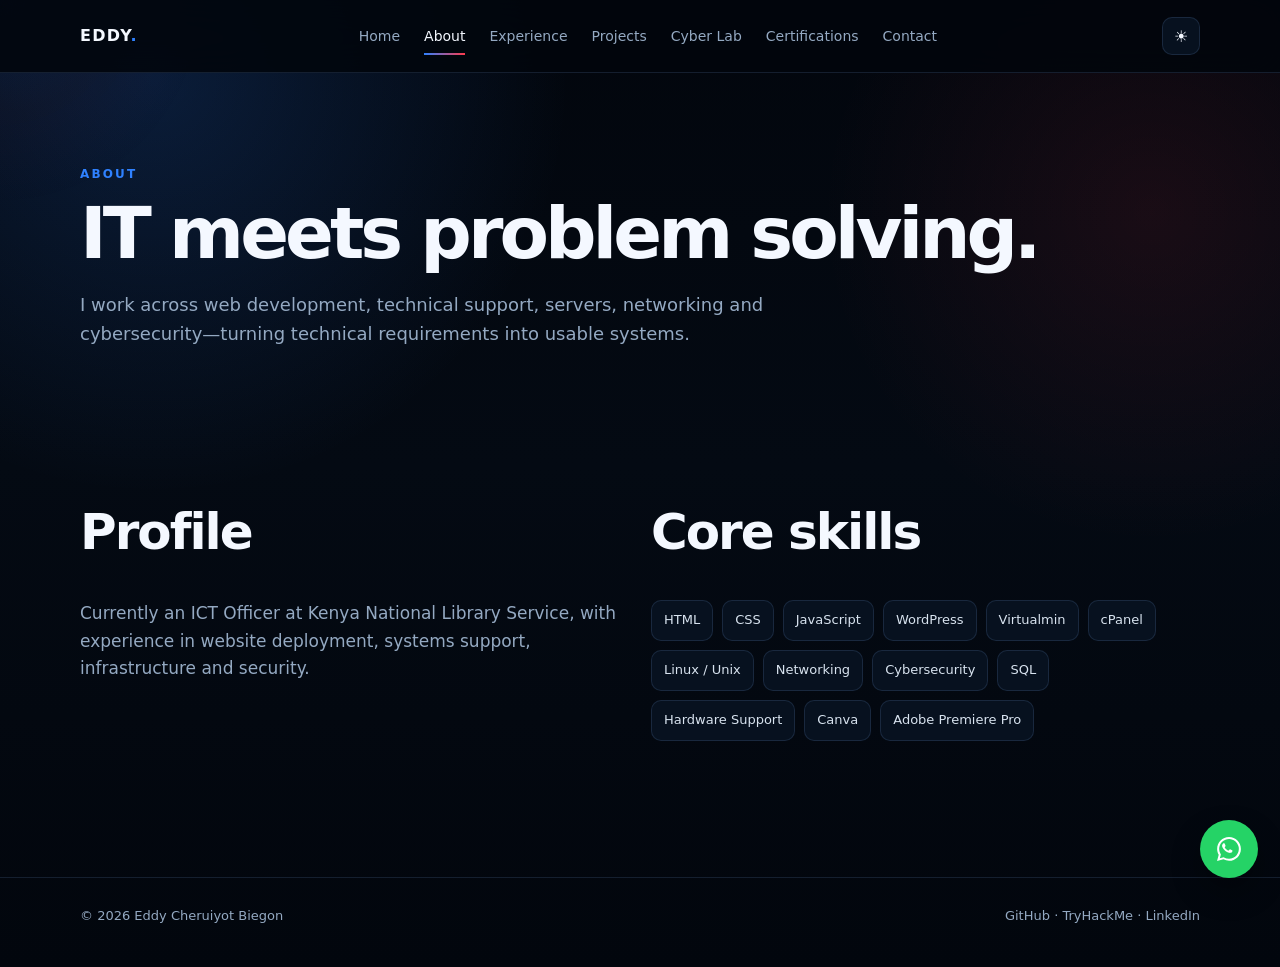
<file: portfolio-site/about.html>
<!doctype html><html lang="en"><head><meta charset="utf-8"><meta name="viewport" content="width=device-width,initial-scale=1"><meta name="description" content="Portfolio of Eddy Cheruiyot Biegon — IT, web systems and cybersecurity."><meta name="theme-color" content="#07111f"><title>About | Eddy Biegon</title><link rel="stylesheet" href="styles.css"></head><body><div class="cursor-glow" aria-hidden="true"></div><header class="nav"><div class="shell nav-inner"><a class="brand" href="index.html">EDDY<span>.</span></a><button class="menu" aria-label="Open menu">☰</button><nav class="nav-links"><a class="" href="index.html">Home</a><a class="active" href="about.html">About</a><a class="" href="experience.html">Experience</a><a class="" href="projects.html">Projects</a><a class="" href="cyberlab.html">Cyber Lab</a><a class="" href="certifications.html">Certifications</a><a class="" href="contact.html">Contact</a></nav></div></header><main><section class="page-hero"><div class="shell"><div class="eyebrow">About</div><h1>IT meets problem solving.</h1><p>I work across web development, technical support, servers, networking and cybersecurity—turning technical requirements into usable systems.</p></div></section><section class="section"><div class="shell two-col"><div><h2 class="section-title">Profile</h2><p class="lead" style="font-size:17px">Currently an ICT Officer at Kenya National Library Service, with experience in website deployment, systems support, infrastructure and security.</p></div><div><h2 class="section-title">Core skills</h2><div class="skills"><span class="skill">HTML</span><span class="skill">CSS</span><span class="skill">JavaScript</span><span class="skill">WordPress</span><span class="skill">Virtualmin</span><span class="skill">cPanel</span><span class="skill">Linux / Unix</span><span class="skill">Networking</span><span class="skill">Cybersecurity</span><span class="skill">SQL</span><span class="skill">Hardware Support</span><span class="skill">Canva</span><span class="skill">Adobe Premiere Pro</span></div></div></div></section></main><footer class="footer"><div class="shell footer-grid"><span>© 2026 Eddy Cheruiyot Biegon</span><span><a href="https://github.com/eddy235" target="_blank">GitHub</a> · <a href="https://tryhackme.com/p/EddyB" target="_blank">TryHackMe</a> · <a href="https://www.linkedin.com/in/eddy-biegon-60385b296" target="_blank">LinkedIn</a></span></div></footer><a class="wa-float" href="https://wa.me/254717697883?text=Hi%20Eddy%2C%20I%20found%20your%20portfolio%20and%20would%20like%20to%20connect." target="_blank" aria-label="Contact Eddy on WhatsApp"><svg viewBox="0 0 32 32"><path d="M19.11 17.21c-.27-.14-1.6-.79-1.85-.88-.25-.09-.43-.14-.61.14-.18.27-.7.88-.86 1.06-.16.18-.32.2-.59.07-.27-.14-1.14-.42-2.18-1.34-.8-.72-1.35-1.61-1.51-1.88-.16-.27-.02-.42.12-.55.12-.12.27-.32.41-.48.14-.16.18-.27.27-.45.09-.18.05-.34-.02-.48-.07-.14-.61-1.47-.84-2.01-.22-.53-.45-.46-.61-.47h-.52c-.18 0-.48.07-.73.34-.25.27-.95.93-.95 2.26s.97 2.62 1.11 2.8c.14.18 1.91 2.91 4.62 4.08.65.28 1.15.45 1.54.57.65.21 1.24.18 1.71.11.52-.08 1.6-.65 1.83-1.29.23-.63.23-1.17.16-1.29-.07-.11-.25-.18-.52-.32zM16.03 3.2c-6.99 0-12.67 5.68-12.67 12.67 0 2.23.58 4.41 1.68 6.32L3.25 28.8l6.78-1.78a12.62 12.62 0 0 0 6 1.53h.01c6.99 0 12.67-5.68 12.67-12.67S23.02 3.2 16.03 3.2zm0 23.21h-.01a10.5 10.5 0 0 1-5.35-1.46l-.38-.23-4.02 1.05 1.07-3.92-.25-.4a10.51 10.51 0 1 1 8.94 4.96z"/></svg><span class="wa-tip">Message me</span></a><script src="script.js"></script></body></html>
</file>
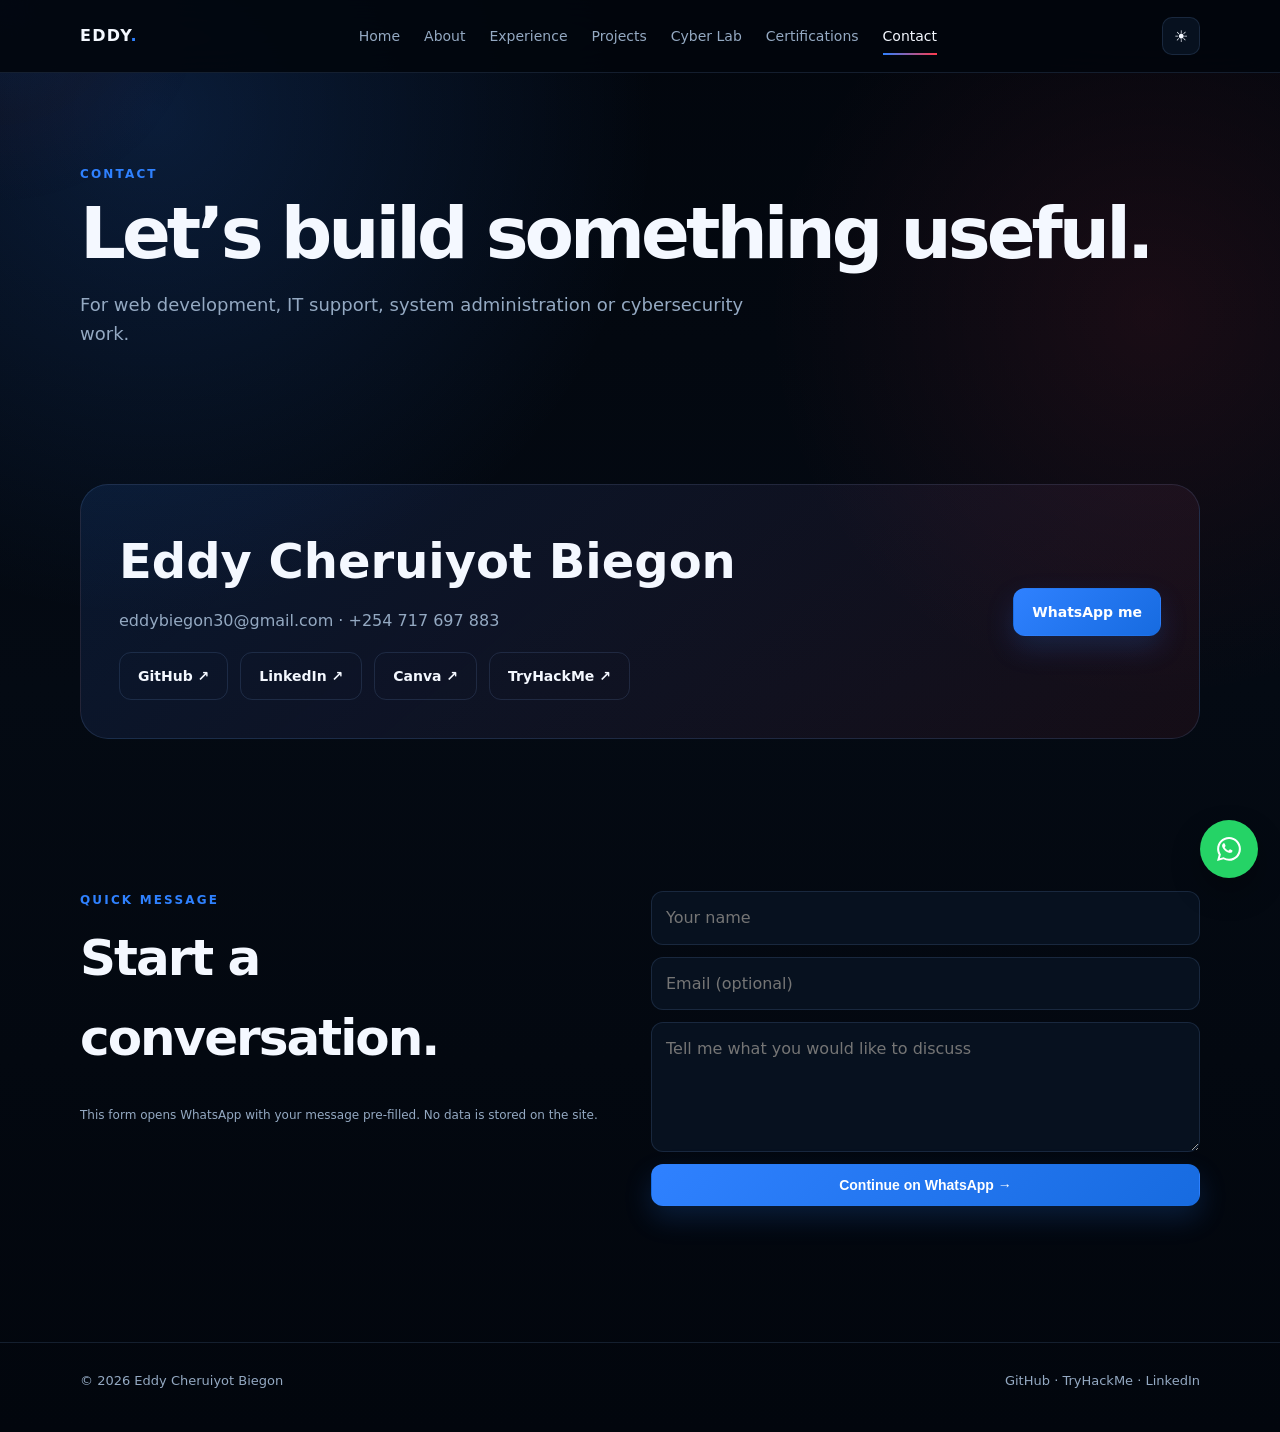
<file: portfolio-site/contact.html>
<!doctype html><html lang="en"><head><meta charset="utf-8"><meta name="viewport" content="width=device-width,initial-scale=1"><meta name="description" content="Portfolio of Eddy Cheruiyot Biegon — IT, web systems and cybersecurity."><meta name="theme-color" content="#07111f"><title>Contact | Eddy Biegon</title><link rel="stylesheet" href="styles.css"></head><body><div class="cursor-glow" aria-hidden="true"></div><header class="nav"><div class="shell nav-inner"><a class="brand" href="index.html">EDDY<span>.</span></a><button class="menu" aria-label="Open menu">☰</button><nav class="nav-links"><a class="" href="index.html">Home</a><a class="" href="about.html">About</a><a class="" href="experience.html">Experience</a><a class="" href="projects.html">Projects</a><a class="" href="cyberlab.html">Cyber Lab</a><a class="" href="certifications.html">Certifications</a><a class="active" href="contact.html">Contact</a></nav></div></header><main><section class="page-hero"><div class="shell"><div class="eyebrow">Contact</div><h1>Let’s build something useful.</h1><p>For web development, IT support, system administration or cybersecurity work.</p></div></section><section class="section"><div class="shell contact-box"><div><h2>Eddy Cheruiyot Biegon</h2><p><a href="mailto:eddybiegon30@gmail.com">eddybiegon30@gmail.com</a> · <a href="tel:+254717697883">+254 717 697 883</a></p><div class="socials"><a class="btn" href="https://github.com/eddy235" target="_blank">GitHub ↗</a><a class="btn" href="https://www.linkedin.com/in/eddy-biegon-60385b296" target="_blank">LinkedIn ↗</a><a class="btn" href="https://canva.link/1akstvjuffesfbj" target="_blank">Canva ↗</a><a class="btn" href="https://tryhackme.com/p/EddyB" target="_blank">TryHackMe ↗</a></div></div><a class="btn primary" href="https://wa.me/254717697883?text=Hi%20Eddy%2C%20I%20found%20your%20portfolio%20and%20would%20like%20to%20connect." target="_blank">WhatsApp me</a></div></section><section class="section"><div class="shell two-col"><div><div class="eyebrow">Quick message</div><h2 class="section-title">Start a conversation.</h2><p class="small-note">This form opens WhatsApp with your message pre-filled. No data is stored on the site.</p></div><form id="contact-form" class="contact-form"><input name="name" placeholder="Your name" required><input name="email" type="email" placeholder="Email (optional)"><textarea name="message" placeholder="Tell me what you would like to discuss" required></textarea><button class="btn primary" type="submit">Continue on WhatsApp →</button></form></div></section></main><footer class="footer"><div class="shell footer-grid"><span>© 2026 Eddy Cheruiyot Biegon</span><span><a href="https://github.com/eddy235" target="_blank">GitHub</a> · <a href="https://tryhackme.com/p/EddyB" target="_blank">TryHackMe</a> · <a href="https://www.linkedin.com/in/eddy-biegon-60385b296" target="_blank">LinkedIn</a></span></div></footer><a class="wa-float" href="https://wa.me/254717697883?text=Hi%20Eddy%2C%20I%20found%20your%20portfolio%20and%20would%20like%20to%20connect." target="_blank" aria-label="Contact Eddy on WhatsApp"><svg viewBox="0 0 32 32"><path d="M19.11 17.21c-.27-.14-1.6-.79-1.85-.88-.25-.09-.43-.14-.61.14-.18.27-.7.88-.86 1.06-.16.18-.32.2-.59.07-.27-.14-1.14-.42-2.18-1.34-.8-.72-1.35-1.61-1.51-1.88-.16-.27-.02-.42.12-.55.12-.12.27-.32.41-.48.14-.16.18-.27.27-.45.09-.18.05-.34-.02-.48-.07-.14-.61-1.47-.84-2.01-.22-.53-.45-.46-.61-.47h-.52c-.18 0-.48.07-.73.34-.25.27-.95.93-.95 2.26s.97 2.62 1.11 2.8c.14.18 1.91 2.91 4.62 4.08.65.28 1.15.45 1.54.57.65.21 1.24.18 1.71.11.52-.08 1.6-.65 1.83-1.29.23-.63.23-1.17.16-1.29-.07-.11-.25-.18-.52-.32zM16.03 3.2c-6.99 0-12.67 5.68-12.67 12.67 0 2.23.58 4.41 1.68 6.32L3.25 28.8l6.78-1.78a12.62 12.62 0 0 0 6 1.53h.01c6.99 0 12.67-5.68 12.67-12.67S23.02 3.2 16.03 3.2zm0 23.21h-.01a10.5 10.5 0 0 1-5.35-1.46l-.38-.23-4.02 1.05 1.07-3.92-.25-.4a10.51 10.51 0 1 1 8.94 4.96z"/></svg><span class="wa-tip">Message me</span></a><script src="script.js"></script></body></html>
</file>
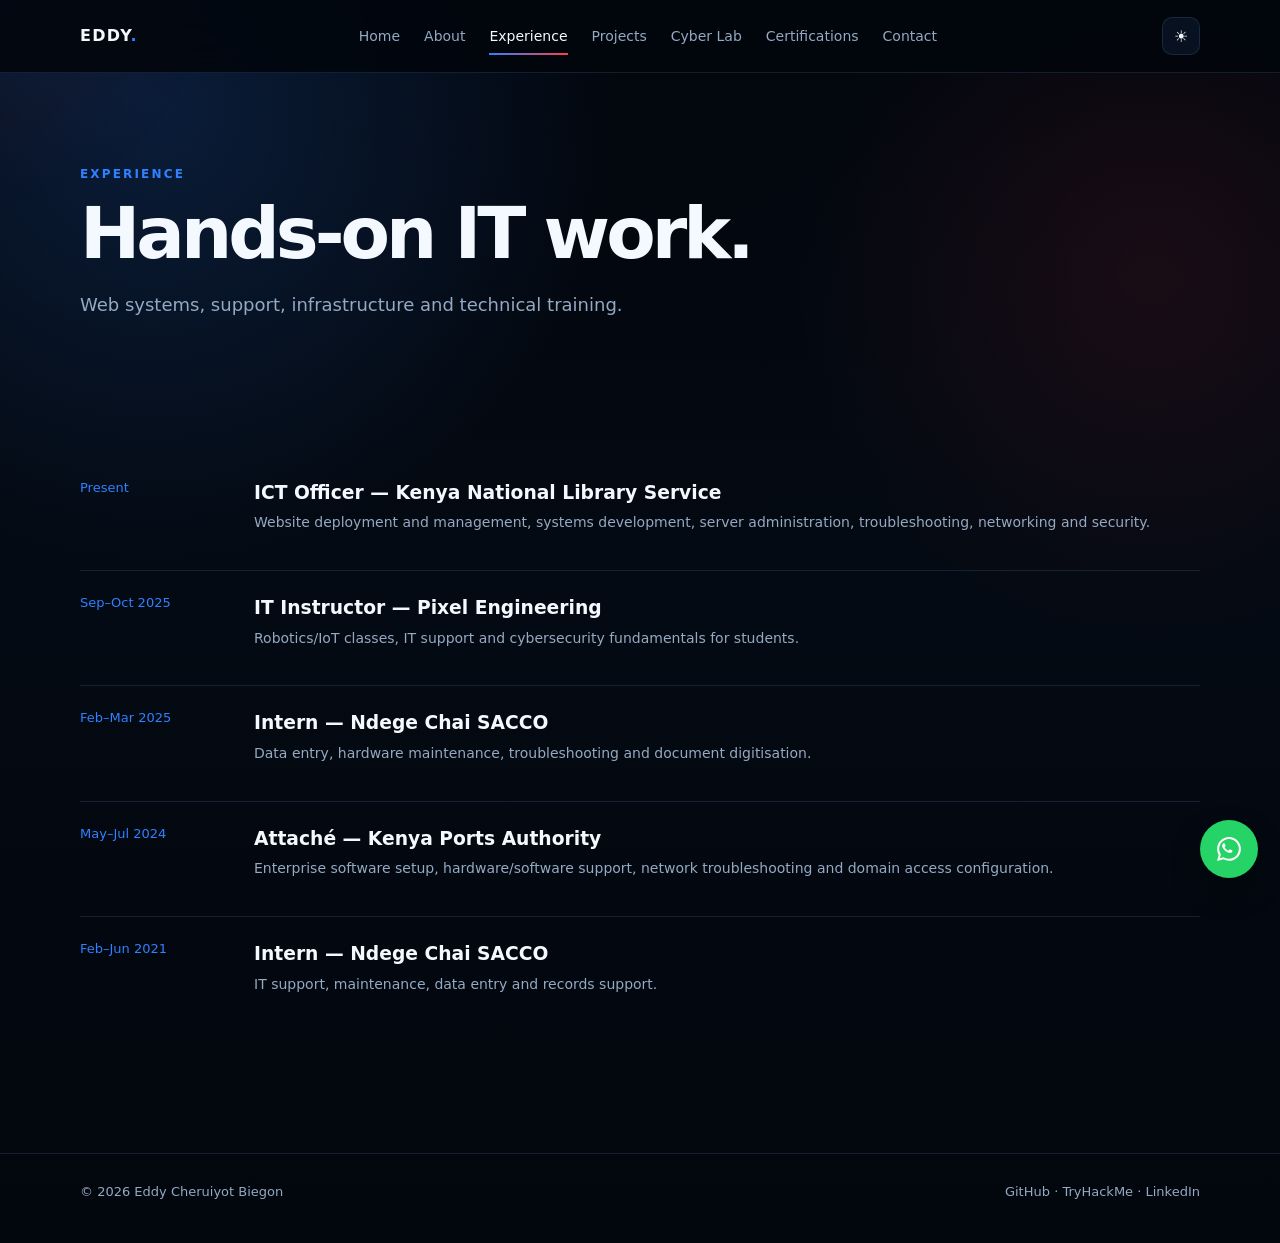
<file: portfolio-site/experience.html>
<!doctype html><html lang="en"><head><meta charset="utf-8"><meta name="viewport" content="width=device-width,initial-scale=1"><meta name="description" content="Portfolio of Eddy Cheruiyot Biegon — IT, web systems and cybersecurity."><meta name="theme-color" content="#07111f"><title>Experience | Eddy Biegon</title><link rel="stylesheet" href="styles.css"></head><body><div class="cursor-glow" aria-hidden="true"></div><header class="nav"><div class="shell nav-inner"><a class="brand" href="index.html">EDDY<span>.</span></a><button class="menu" aria-label="Open menu">☰</button><nav class="nav-links"><a class="" href="index.html">Home</a><a class="" href="about.html">About</a><a class="active" href="experience.html">Experience</a><a class="" href="projects.html">Projects</a><a class="" href="cyberlab.html">Cyber Lab</a><a class="" href="certifications.html">Certifications</a><a class="" href="contact.html">Contact</a></nav></div></header><main><section class="page-hero"><div class="shell"><div class="eyebrow">Experience</div><h1>Hands-on IT work.</h1><p>Web systems, support, infrastructure and technical training.</p></div></section><section class="section"><div class="shell timeline"><article class="timeline-item"><div class="date">Present</div><div><h3>ICT Officer — Kenya National Library Service</h3><p>Website deployment and management, systems development, server administration, troubleshooting, networking and security.</p></div></article><article class="timeline-item"><div class="date">Sep–Oct 2025</div><div><h3>IT Instructor — Pixel Engineering</h3><p>Robotics/IoT classes, IT support and cybersecurity fundamentals for students.</p></div></article><article class="timeline-item"><div class="date">Feb–Mar 2025</div><div><h3>Intern — Ndege Chai SACCO</h3><p>Data entry, hardware maintenance, troubleshooting and document digitisation.</p></div></article><article class="timeline-item"><div class="date">May–Jul 2024</div><div><h3>Attaché — Kenya Ports Authority</h3><p>Enterprise software setup, hardware/software support, network troubleshooting and domain access configuration.</p></div></article><article class="timeline-item"><div class="date">Feb–Jun 2021</div><div><h3>Intern — Ndege Chai SACCO</h3><p>IT support, maintenance, data entry and records support.</p></div></article></div></section></main><footer class="footer"><div class="shell footer-grid"><span>© 2026 Eddy Cheruiyot Biegon</span><span><a href="https://github.com/eddy235" target="_blank">GitHub</a> · <a href="https://tryhackme.com/p/EddyB" target="_blank">TryHackMe</a> · <a href="https://www.linkedin.com/in/eddy-biegon-60385b296" target="_blank">LinkedIn</a></span></div></footer><a class="wa-float" href="https://wa.me/254717697883?text=Hi%20Eddy%2C%20I%20found%20your%20portfolio%20and%20would%20like%20to%20connect." target="_blank" aria-label="Contact Eddy on WhatsApp"><svg viewBox="0 0 32 32"><path d="M19.11 17.21c-.27-.14-1.6-.79-1.85-.88-.25-.09-.43-.14-.61.14-.18.27-.7.88-.86 1.06-.16.18-.32.2-.59.07-.27-.14-1.14-.42-2.18-1.34-.8-.72-1.35-1.61-1.51-1.88-.16-.27-.02-.42.12-.55.12-.12.27-.32.41-.48.14-.16.18-.27.27-.45.09-.18.05-.34-.02-.48-.07-.14-.61-1.47-.84-2.01-.22-.53-.45-.46-.61-.47h-.52c-.18 0-.48.07-.73.34-.25.27-.95.93-.95 2.26s.97 2.62 1.11 2.8c.14.18 1.91 2.91 4.62 4.08.65.28 1.15.45 1.54.57.65.21 1.24.18 1.71.11.52-.08 1.6-.65 1.83-1.29.23-.63.23-1.17.16-1.29-.07-.11-.25-.18-.52-.32zM16.03 3.2c-6.99 0-12.67 5.68-12.67 12.67 0 2.23.58 4.41 1.68 6.32L3.25 28.8l6.78-1.78a12.62 12.62 0 0 0 6 1.53h.01c6.99 0 12.67-5.68 12.67-12.67S23.02 3.2 16.03 3.2zm0 23.21h-.01a10.5 10.5 0 0 1-5.35-1.46l-.38-.23-4.02 1.05 1.07-3.92-.25-.4a10.51 10.51 0 1 1 8.94 4.96z"/></svg><span class="wa-tip">Message me</span></a><script src="script.js"></script></body></html>
</file>
<file: portfolio-site/styles.css>
:root{
  --bg:#07111f;--panel:#0d1a2b;--panel2:#111f32;--text:#f3f7fb;--muted:#9fb0c6;
  --accent:#42e2a8;--accent2:#57a9ff;--line:rgba(255,255,255,.09);--max:1120px;
}
*{box-sizing:border-box}html{scroll-behavior:smooth}body{margin:0;font-family:Inter,ui-sans-serif,system-ui,-apple-system,"Segoe UI",sans-serif;background:radial-gradient(circle at 15% 10%,rgba(87,169,255,.12),transparent 28%),var(--bg);color:var(--text);line-height:1.6}a{color:inherit;text-decoration:none}img{max-width:100%;display:block}.shell{width:min(var(--max),calc(100% - 40px));margin:auto}.nav{position:sticky;top:0;z-index:50;background:rgba(7,17,31,.88);backdrop-filter:blur(18px);border-bottom:1px solid var(--line)}.nav-inner{height:72px;display:flex;align-items:center;justify-content:space-between}.brand{font-weight:900;letter-spacing:.08em}.brand span{color:var(--accent)}.nav-links{display:flex;gap:24px;align-items:center}.nav-links a{font-size:14px;color:var(--muted)}.nav-links a:hover,.nav-links a.active{color:var(--text)}.menu{display:none;background:none;border:0;color:#fff;font-size:26px}.hero{min-height:calc(100vh - 72px);display:grid;align-items:center;padding:72px 0}.hero-grid{display:grid;grid-template-columns:1.15fr .85fr;gap:56px;align-items:center}.eyebrow{font-size:12px;letter-spacing:.18em;text-transform:uppercase;color:var(--accent);font-weight:800}.hero h1,.page-hero h1{font-size:clamp(44px,7vw,82px);line-height:.98;margin:14px 0 22px;letter-spacing:-.055em}.lead{font-size:20px;color:var(--muted);max-width:680px}.actions{display:flex;gap:12px;flex-wrap:wrap;margin-top:28px}.btn{display:inline-flex;align-items:center;justify-content:center;padding:12px 18px;border-radius:12px;border:1px solid var(--line);font-weight:750;font-size:14px}.btn.primary{background:var(--accent);color:#04140e;border-color:transparent}.btn:hover{transform:translateY(-1px)}.profile-card{background:linear-gradient(145deg,var(--panel2),var(--panel));border:1px solid var(--line);border-radius:28px;padding:30px;box-shadow:0 30px 70px rgba(0,0,0,.24)}.initials{height:210px;border-radius:20px;display:grid;place-items:center;background:linear-gradient(135deg,rgba(66,226,168,.18),rgba(87,169,255,.14));font-size:92px;font-weight:900;letter-spacing:-.08em}.quick{display:grid;grid-template-columns:1fr 1fr;gap:12px;margin-top:18px}.quick div{padding:15px;border:1px solid var(--line);border-radius:14px}.quick b{display:block;font-size:17px}.quick span{font-size:12px;color:var(--muted)}.section{padding:76px 0}.section-title{font-size:clamp(30px,4vw,50px);letter-spacing:-.04em;margin:8px 0 28px}.cards{display:grid;grid-template-columns:repeat(3,1fr);gap:18px}.card{background:var(--panel);border:1px solid var(--line);border-radius:20px;padding:24px}.card h3{margin:8px 0 8px;font-size:20px}.card p{margin:0;color:var(--muted);font-size:14px}.card .icon{font-size:26px}.page-hero{padding:92px 0 42px}.page-hero h1{font-size:clamp(44px,7vw,72px)}.page-hero p{max-width:700px;color:var(--muted);font-size:18px}.two-col{display:grid;grid-template-columns:1fr 1fr;gap:22px}.timeline{display:grid;gap:14px}.timeline-item{display:grid;grid-template-columns:150px 1fr;gap:24px;padding:22px 0;border-top:1px solid var(--line)}.timeline-item:first-child{border-top:0}.timeline-item .date{font-size:13px;color:var(--accent)}.timeline-item h3{margin:0 0 4px}.timeline-item p{margin:0;color:var(--muted);font-size:14px}.project-grid{display:grid;grid-template-columns:1fr 1fr;gap:26px}.project{background:var(--panel);border:1px solid var(--line);border-radius:22px;overflow:hidden}.project-shot{position:relative;aspect-ratio:16/10;background:#172335;overflow:hidden}.project-shot img{width:100%;height:100%;object-fit:cover}.project-shot::after{content:"";position:absolute;inset:0;box-shadow:inset 0 0 0 1px rgba(255,255,255,.05);pointer-events:none}.project-body{padding:22px}.project-body h2{margin:4px 0 8px;font-size:26px}.project-body p{color:var(--muted);font-size:14px;margin:0 0 16px}.tags{display:flex;gap:7px;flex-wrap:wrap;margin:15px 0}.tag{padding:6px 9px;border:1px solid var(--line);border-radius:99px;color:#c9d5e4;font-size:11px}.project-links{display:flex;gap:10px;flex-wrap:wrap}.cert-grid{display:grid;grid-template-columns:repeat(2,1fr);gap:16px}.cert{padding:22px;border:1px solid var(--line);border-radius:18px;background:var(--panel)}.cert h3{margin:0 0 4px}.cert p{margin:0;color:var(--muted);font-size:13px}.skills{display:flex;flex-wrap:wrap;gap:9px}.skill{padding:9px 12px;background:var(--panel);border:1px solid var(--line);border-radius:10px;color:#d8e3ef;font-size:13px}.contact-box{background:linear-gradient(140deg,rgba(66,226,168,.1),rgba(87,169,255,.08));border:1px solid var(--line);border-radius:28px;padding:38px;display:grid;grid-template-columns:1fr auto;align-items:center;gap:30px}.contact-box h2{font-size:clamp(30px,4vw,48px);margin:0 0 8px}.contact-box p{margin:0;color:var(--muted)}.socials{display:flex;gap:12px;flex-wrap:wrap;margin-top:18px}.footer{padding:28px 0 40px;color:var(--muted);font-size:13px;border-top:1px solid var(--line);margin-top:60px}.wa-float{position:fixed;right:22px;bottom:22px;width:58px;height:58px;background:#25D366;border-radius:50%;display:grid;place-items:center;z-index:80;box-shadow:0 14px 30px rgba(0,0,0,.3);transition:.2s}.wa-float:hover{transform:translateY(-3px) scale(1.03)}.wa-float svg{width:30px;height:30px;fill:#fff}.small-note{font-size:12px;color:var(--muted);margin-top:10px}.compact-list{margin:10px 0 0;padding-left:18px;color:var(--muted);font-size:14px}.compact-list li{margin:5px 0}.browser-label{position:absolute;left:12px;top:12px;background:rgba(5,12,22,.84);color:#fff;padding:7px 10px;border-radius:9px;font-size:11px;z-index:2;border:1px solid rgba(255,255,255,.14)}
@media(max-width:860px){.hero-grid,.two-col,.project-grid,.contact-box{grid-template-columns:1fr}.cards{grid-template-columns:1fr}.cert-grid{grid-template-columns:1fr}.hero{padding:50px 0;min-height:auto}.nav-links{display:none;position:absolute;top:72px;left:0;right:0;background:#081422;border-bottom:1px solid var(--line);padding:20px;flex-direction:column;align-items:flex-start}.nav-links.open{display:flex}.menu{display:block}.timeline-item{grid-template-columns:1fr;gap:6px}.contact-box{padding:26px}}@media(max-width:520px){.shell{width:min(100% - 28px,var(--max))}.hero h1,.page-hero h1{font-size:44px}.quick{grid-template-columns:1fr}.actions .btn{width:100%}}

/* v3 interaction + retention layer */
body{overflow-x:hidden}.cursor-glow{position:fixed;width:420px;height:420px;border-radius:50%;pointer-events:none;z-index:-1;background:radial-gradient(circle,rgba(66,226,168,.08),transparent 68%);transform:translate(-50%,-50%);opacity:.7;transition:opacity .2s}.status-pill{display:inline-flex;align-items:center;gap:9px;padding:7px 11px;border:1px solid var(--line);background:rgba(255,255,255,.025);border-radius:999px;font-size:12px;color:#cbd6e3;margin-bottom:22px}.status-pill span{width:7px;height:7px;border-radius:50%;background:var(--accent);box-shadow:0 0 0 5px rgba(66,226,168,.1);animation:pulseDot 2s infinite}@keyframes pulseDot{50%{box-shadow:0 0 0 9px rgba(66,226,168,0)}}.social-strip{display:flex;gap:18px;flex-wrap:wrap;margin-top:26px}.social-strip a,.text-link,.activity-card a{font-size:13px;color:#d9e5ef}.social-strip a:hover,.text-link:hover,.activity-card a:hover{color:var(--accent)}.btn{transition:transform .2s ease,border-color .2s,background .2s,box-shadow .2s}.btn:hover{transform:translateY(-2px);border-color:rgba(66,226,168,.35);box-shadow:0 12px 26px rgba(0,0,0,.18)}.btn.ghost{background:rgba(255,255,255,.025)}.terminal-card{background:#091522;border:1px solid rgba(66,226,168,.17);border-radius:24px;box-shadow:0 35px 90px rgba(0,0,0,.28);overflow:hidden;transform-style:preserve-3d;transition:transform .18s ease,border-color .3s}.terminal-card:hover{border-color:rgba(66,226,168,.4)}.terminal-top{height:46px;display:flex;align-items:center;gap:7px;padding:0 16px;border-bottom:1px solid var(--line);background:rgba(255,255,255,.025)}.terminal-top span{width:9px;height:9px;border-radius:50%;background:#304052}.terminal-top b{margin-left:8px;font:500 11px ui-monospace,SFMono-Regular,Menlo,monospace;color:#7d90a6}.terminal-body{padding:28px;font-family:ui-monospace,SFMono-Regular,Menlo,monospace;min-height:300px}.terminal-body p{margin:18px 0 5px;color:#7890a7;font-size:12px}.terminal-body p:first-child{margin-top:0}.terminal-body i{color:var(--accent);font-style:normal;margin-right:8px}.terminal-body strong{display:block;font-size:14px;line-height:1.6;color:#edf6fb}.terminal-body .accent{color:var(--accent)}.section-head{display:flex;align-items:end;justify-content:space-between;gap:24px;margin-bottom:28px}.section-head .section-title{margin-bottom:0}.interactive-card{position:relative;transition:transform .25s ease,border-color .25s ease,background .25s ease,box-shadow .25s ease}.interactive-card:hover{transform:translateY(-7px);border-color:rgba(87,169,255,.3);background:#102036;box-shadow:0 22px 55px rgba(0,0,0,.22)}.featured-band{background:linear-gradient(180deg,transparent,rgba(87,169,255,.025),transparent)}.featured-grid{display:grid;grid-template-columns:repeat(3,1fr);gap:16px}.feature-tile{position:relative;min-height:250px;padding:26px;border:1px solid var(--line);border-radius:22px;background:linear-gradient(145deg,#0d1a2b,#0a1726);display:flex;flex-direction:column;justify-content:flex-end;overflow:hidden;transition:transform .25s,border-color .25s}.feature-tile:before{content:"";position:absolute;width:180px;height:180px;border-radius:50%;top:-80px;right:-60px;background:rgba(87,169,255,.1);filter:blur(2px);transition:transform .3s}.feature-tile.cyber:before{background:rgba(66,226,168,.11)}.feature-tile:hover{transform:translateY(-6px);border-color:rgba(66,226,168,.27)}.feature-tile:hover:before{transform:scale(1.25)}.feature-tile>span{position:absolute;top:22px;left:24px;font:700 12px ui-monospace,monospace;color:var(--accent)}.feature-tile h3{font-size:25px;margin:0 0 7px}.feature-tile p{font-size:13px;color:var(--muted);margin:0 0 17px}.feature-tile b{font-size:12px;color:#d7e5ef}.reveal{opacity:0;transform:translateY(20px);transition:opacity .65s ease,transform .65s ease}.reveal.visible{opacity:1;transform:none}.filters{display:flex;gap:8px;flex-wrap:wrap;margin-top:26px}.filter{cursor:pointer;color:var(--muted);background:transparent;border:1px solid var(--line);border-radius:999px;padding:8px 14px;font-weight:700}.filter:hover,.filter.active{background:var(--accent);color:#04140e;border-color:transparent}.filter-grid .project{transition:opacity .25s,transform .25s}.filter-grid .project.hidden{display:none}.project-shot{display:block}.shot-overlay{position:absolute;inset:auto 16px 16px 16px;padding:11px 14px;border:1px solid rgba(255,255,255,.14);background:rgba(5,13,23,.78);backdrop-filter:blur(10px);border-radius:11px;font-size:12px;font-weight:800;opacity:0;transform:translateY(8px);transition:.25s}.project-shot:hover .shot-overlay{opacity:1;transform:none}.project-shot img{transition:transform .45s ease,filter .45s}.project-shot:hover img{transform:scale(1.035);filter:brightness(.86)}.project-compact .project-body{min-height:318px;display:flex;flex-direction:column;align-items:flex-start}.project-compact .text-link{margin-top:auto}.cyber-mark{width:55px;height:55px;display:grid;place-items:center;border-radius:15px;background:linear-gradient(135deg,rgba(66,226,168,.16),rgba(87,169,255,.12));border:1px solid rgba(66,226,168,.18);font:800 13px ui-monospace,monospace;margin-bottom:24px}.cyber-hero{position:relative;overflow:hidden}.cyber-hero:after{content:"01001101 01100101 01100001 01110011 01110101 01110010 01100101";position:absolute;right:4vw;top:50%;transform:translateY(-50%) rotate(-5deg);font:700 13px ui-monospace,monospace;color:rgba(66,226,168,.08);letter-spacing:5px;max-width:480px;line-height:3;pointer-events:none}.thm-layout{display:grid;grid-template-columns:.85fr 1.15fr;gap:22px}.thm-panel{background:linear-gradient(145deg,#111d2a,#0c1724);border:1px solid rgba(255,255,255,.08);border-radius:24px;padding:28px;align-self:start}.thm-panel>p{color:var(--muted);font-size:14px}.thm-logo{display:flex;align-items:center;gap:15px}.thm-logo>span{width:58px;height:58px;border-radius:15px;display:grid;place-items:center;background:#c1272d;color:white;font:900 13px ui-monospace,monospace;box-shadow:0 10px 35px rgba(193,39,45,.18)}.thm-logo h2{margin:1px 0 0;font-size:26px}.thm-badge-link{display:block;margin-top:22px;padding:14px;border-radius:15px;background:#070d13;border:1px solid var(--line);min-height:72px}.thm-badge{width:100%;height:auto}.badge-fallback .thm-badge{display:none}.badge-fallback-text{display:none;color:var(--accent);font-weight:800;font-size:13px}.badge-fallback .badge-fallback-text{display:block}.activity-grid{display:grid;grid-template-columns:1fr 1fr;gap:14px}.activity-card{padding:22px;border:1px solid var(--line);border-radius:18px;background:var(--panel);transition:.25s}.activity-card:hover{transform:translateY(-4px);border-color:rgba(66,226,168,.28)}.activity-icon{font-size:22px;color:var(--accent);margin-bottom:14px}.activity-card h3{margin:0 0 7px;font-size:19px}.activity-card p{margin:0 0 12px;color:var(--muted);font-size:13px}.process{display:grid;grid-template-columns:repeat(4,1fr);gap:10px}.process-step{padding:20px;border-top:1px solid var(--line)}.process-step b{display:block;color:var(--accent);font:700 11px ui-monospace,monospace;margin-bottom:15px}.process-step span{font-weight:700;font-size:14px}.footer-grid{display:flex;justify-content:space-between;gap:18px;flex-wrap:wrap}.wa-float{overflow:visible}.wa-tip{position:absolute;right:70px;white-space:nowrap;background:#102031;border:1px solid var(--line);border-radius:9px;padding:7px 10px;font-size:11px;opacity:0;transform:translateX(5px);transition:.2s;pointer-events:none}.wa-float:hover .wa-tip{opacity:1;transform:none}.nav-links a{position:relative}.nav-links a:after{content:"";position:absolute;height:2px;left:0;right:100%;bottom:-8px;background:var(--accent);transition:right .2s}.nav-links a:hover:after,.nav-links a.active:after{right:0}
@media(max-width:980px){.featured-grid{grid-template-columns:1fr 1fr}.thm-layout{grid-template-columns:1fr}.process{grid-template-columns:1fr 1fr}}
@media(max-width:860px){.section-head{align-items:flex-start;flex-direction:column}.featured-grid,.activity-grid{grid-template-columns:1fr}.cursor-glow{display:none}.cyber-hero:after{display:none}}
@media(max-width:520px){.process{grid-template-columns:1fr 1fr}.terminal-body{min-height:260px;padding:22px}.feature-tile{min-height:210px}}
@media(prefers-reduced-motion:reduce){*{scroll-behavior:auto!important;animation:none!important;transition:none!important}.reveal{opacity:1;transform:none}.cursor-glow{display:none}}

/* v4 dynamic layer */
:root[data-theme="light"]{--bg:#f4f8fb;--panel:#fff;--panel2:#eef5f8;--text:#0a1726;--muted:#5b6d7f;--line:rgba(8,25,42,.12)}
:root[data-theme="light"] body{background:radial-gradient(circle at 15% 10%,rgba(87,169,255,.12),transparent 28%),var(--bg)}
:root[data-theme="light"] .nav{background:rgba(244,248,251,.9)}
:root[data-theme="light"] .terminal-card{background:#0c1825;color:#f3f7fb}
.scroll-progress{position:fixed;left:0;top:0;height:3px;background:linear-gradient(90deg,var(--accent),var(--accent2));z-index:120;width:0}
.theme-toggle{width:38px;height:38px;border:1px solid var(--line);background:var(--panel);color:var(--text);border-radius:10px;cursor:pointer;font-size:16px;margin-left:4px}
.dynamic-role{color:var(--accent);min-height:1.5em;display:inline-block}
.stats-grid{display:grid;grid-template-columns:repeat(4,1fr);gap:14px;margin-top:34px}.stat{padding:18px;border:1px solid var(--line);border-radius:16px;background:rgba(255,255,255,.02)}.stat strong{display:block;font-size:30px;letter-spacing:-.04em}.stat span{font-size:12px;color:var(--muted)}
.project-tools{display:flex;justify-content:space-between;gap:14px;align-items:center;flex-wrap:wrap;margin-top:24px}.project-search{min-width:260px;padding:11px 13px;border-radius:11px;border:1px solid var(--line);background:var(--panel);color:var(--text);outline:none}.project-search:focus{border-color:rgba(66,226,168,.55)}
.quick-view{margin-left:10px;background:none;border:0;color:var(--accent);cursor:pointer;font-weight:700;padding:0}
.modal{position:fixed;inset:0;background:rgba(1,7,14,.72);backdrop-filter:blur(10px);z-index:150;display:none;place-items:center;padding:20px}.modal.open{display:grid}.modal-card{position:relative;width:min(560px,100%);background:var(--panel);border:1px solid var(--line);border-radius:24px;padding:30px;box-shadow:0 40px 100px rgba(0,0,0,.4)}.modal-card h2{font-size:36px;margin:8px 0}.modal-card p{color:var(--muted)}.modal-close{position:absolute;right:16px;top:13px;border:0;background:none;color:var(--text);font-size:30px;cursor:pointer}
.repo-grid{display:grid;grid-template-columns:repeat(2,1fr);gap:14px}.repo-card{display:block;padding:20px;border:1px solid var(--line);border-radius:16px;background:var(--panel);transition:.2s}.repo-card:hover{transform:translateY(-4px);border-color:rgba(66,226,168,.35)}.repo-card>div{display:flex;justify-content:space-between;gap:15px}.repo-card span,.repo-card small{font-size:11px;color:var(--accent)}.repo-card p{font-size:13px;color:var(--muted);min-height:42px}
.contact-form{display:grid;gap:12px}.contact-form input,.contact-form textarea{width:100%;padding:13px 14px;border-radius:12px;border:1px solid var(--line);background:var(--panel);color:var(--text);font:inherit}.contact-form textarea{min-height:130px;resize:vertical}.contact-form input:focus,.contact-form textarea:focus{outline:none;border-color:rgba(66,226,168,.55)}
.command-palette{position:fixed;inset:0;background:rgba(0,0,0,.58);backdrop-filter:blur(7px);z-index:200;display:none;align-items:flex-start;justify-content:center;padding-top:12vh}.command-palette.open{display:flex}.command-box{width:min(580px,calc(100% - 30px));background:var(--panel);border:1px solid var(--line);border-radius:18px;padding:12px;box-shadow:0 35px 90px rgba(0,0,0,.45)}.command-box input{width:100%;padding:14px;border:0;border-bottom:1px solid var(--line);background:transparent;color:var(--text);font:inherit;outline:none}.command-list{display:grid;gap:5px;padding:8px 0}.command-list button{border:0;background:transparent;color:var(--text);text-align:left;padding:10px 12px;border-radius:9px;display:flex;justify-content:space-between;cursor:pointer}.command-list button:hover,.command-list button.selected{background:rgba(66,226,168,.08)}.command-box small{display:block;color:var(--muted);padding:7px 12px}
@media(max-width:860px){.stats-grid{grid-template-columns:1fr 1fr}.repo-grid{grid-template-columns:1fr}.theme-toggle{margin-left:auto;margin-right:10px}}
/* CMS-fed public content */
.cms-meta{display:flex;gap:8px;flex-wrap:wrap;margin-top:8px}.cert .credential-link,.activity-card .credential-link{display:inline-block;margin-top:12px}.cert-image{width:100%;aspect-ratio:16/9;object-fit:cover;border-radius:14px;margin-bottom:14px}.cms-empty{grid-column:1/-1;padding:22px;border:1px dashed rgba(255,255,255,.15);border-radius:16px;color:var(--muted)}

/* v6 — blue / black / red visual system */
:root{
  --bg:#02060d;
  --panel:#07111f;
  --panel2:#0a1728;
  --text:#f4f8ff;
  --muted:#94a9c2;
  --accent:#2f81ff;
  --accent2:#ff3b4d;
  --blue-soft:#66a8ff;
  --red-soft:#ff6774;
  --line:rgba(118,164,221,.16);
}
body{
  background:
    radial-gradient(circle at 12% 8%,rgba(47,129,255,.18),transparent 29%),
    radial-gradient(circle at 90% 22%,rgba(255,59,77,.09),transparent 24%),
    linear-gradient(180deg,#02060d 0%,#040a13 48%,#02060d 100%);
}
.nav{background:rgba(2,6,13,.89)}
.brand span,.eyebrow,.dynamic-role,.terminal-body i,.terminal-body .accent,.timeline-item .date,.activity-icon,.feature-tile>span,.text-link:hover,.social-strip a:hover,.activity-card a:hover{color:var(--accent)}
.btn.primary{background:linear-gradient(135deg,var(--accent),#176be0);color:#fff;box-shadow:0 12px 28px rgba(47,129,255,.18)}
.btn.primary:hover{box-shadow:0 16px 34px rgba(47,129,255,.28)}
.btn:hover{border-color:rgba(47,129,255,.48)}
.status-pill span{background:var(--accent2);box-shadow:0 0 0 5px rgba(255,59,77,.11)}
@keyframes pulseDot{50%{box-shadow:0 0 0 10px rgba(255,59,77,0)}}
.cursor-glow{background:radial-gradient(circle,rgba(47,129,255,.10),rgba(255,59,77,.035) 38%,transparent 70%)}
.terminal-card{background:#040b14;border-color:rgba(47,129,255,.25)}
.terminal-card:hover{border-color:rgba(255,59,77,.42)}
.terminal-top span:nth-child(1){background:#ff3b4d}.terminal-top span:nth-child(2){background:#2f81ff}.terminal-top span:nth-child(3){background:#94a9c2}
.interactive-card:hover,.activity-card:hover,.repo-card:hover{border-color:rgba(47,129,255,.38)}
.feature-tile:before{background:rgba(47,129,255,.13)}
.feature-tile.cyber:before{background:rgba(255,59,77,.12)}
.feature-tile:hover{border-color:rgba(255,59,77,.32)}
.cyber-mark{background:linear-gradient(135deg,rgba(47,129,255,.18),rgba(255,59,77,.12));border-color:rgba(47,129,255,.25)}
.contact-box{background:linear-gradient(140deg,rgba(47,129,255,.12),rgba(255,59,77,.07))}
.scroll-progress{background:linear-gradient(90deg,var(--accent),var(--accent2))}
.nav-links a:after{background:linear-gradient(90deg,var(--accent),var(--accent2))}
.filter:hover,.filter.active{background:linear-gradient(135deg,var(--accent),#176be0);color:#fff}
.thm-panel{border-color:rgba(255,59,77,.17)}
:root[data-theme="light"]{--bg:#eef4fb;--panel:#fff;--panel2:#f5f8fc;--text:#08111d;--muted:#5c6f85;--line:rgba(26,76,133,.16)}
:root[data-theme="light"] body{background:radial-gradient(circle at 10% 8%,rgba(47,129,255,.11),transparent 28%),radial-gradient(circle at 90% 20%,rgba(255,59,77,.06),transparent 25%),var(--bg)}
:root[data-theme="light"] .nav{background:rgba(238,244,251,.92)}

/* Packet Defender mini-game */
.game-section{position:relative;overflow:hidden}
.game-section:before{content:"";position:absolute;inset:10% auto auto -8%;width:380px;height:380px;border-radius:50%;background:rgba(47,129,255,.08);filter:blur(80px);pointer-events:none}
.game-shell{display:grid;grid-template-columns:.75fr 1.25fr;gap:26px;align-items:stretch}
.game-copy{padding:30px;border:1px solid var(--line);border-radius:24px;background:linear-gradient(145deg,rgba(7,17,31,.95),rgba(3,9,17,.95));position:relative;overflow:hidden}
.game-copy:after{content:"SECURE / DETECT / BLOCK";position:absolute;right:-56px;bottom:30px;transform:rotate(-90deg);font:800 10px ui-monospace,monospace;letter-spacing:.24em;color:rgba(47,129,255,.12)}
.game-copy h2{font-size:clamp(30px,4vw,48px);line-height:1;margin:10px 0 14px}
.game-copy p{color:var(--muted);font-size:14px;max-width:460px}
.game-rules{display:grid;gap:9px;margin:22px 0}.game-rule{display:flex;align-items:center;gap:10px;font-size:13px;color:#d6e4f5}.game-rule i{width:10px;height:10px;border-radius:3px;display:block}.game-rule .safe-dot{background:var(--accent)}.game-rule .threat-dot{background:var(--accent2)}
.game-panel{border:1px solid rgba(47,129,255,.22);border-radius:24px;background:#030913;overflow:hidden;box-shadow:0 28px 75px rgba(0,0,0,.28)}
.game-top{display:flex;align-items:center;justify-content:space-between;gap:16px;padding:16px 18px;border-bottom:1px solid var(--line);background:linear-gradient(90deg,rgba(47,129,255,.08),rgba(255,59,77,.045))}
.game-top strong{font:800 12px ui-monospace,monospace;letter-spacing:.06em}.game-scoreboard{display:flex;gap:14px;font:700 12px ui-monospace,monospace;color:var(--muted)}.game-scoreboard b{color:#fff}
.packet-grid{display:grid;grid-template-columns:repeat(4,1fr);gap:10px;padding:18px;min-height:320px}
.packet{min-height:66px;border:1px solid rgba(118,164,221,.14);border-radius:13px;background:#081421;color:#c9d8ea;cursor:pointer;font:800 11px ui-monospace,monospace;transition:transform .12s,border-color .12s,background .12s,opacity .12s;position:relative;overflow:hidden}
.packet:hover{transform:translateY(-2px);border-color:rgba(47,129,255,.48)}
.packet:before{content:"";position:absolute;left:0;top:0;bottom:0;width:3px;background:rgba(47,129,255,.75)}
.packet.threat:before{background:var(--accent2)}
.packet.hit{background:rgba(255,59,77,.17);border-color:rgba(255,59,77,.62);transform:scale(.94);opacity:.2}
.packet.miss{animation:packetMiss .24s ease}
@keyframes packetMiss{50%{transform:translateX(4px);background:rgba(47,129,255,.18)}}
.game-idle{grid-column:1/-1;display:grid;place-items:center;text-align:center;padding:40px;color:var(--muted);font:600 13px ui-monospace,monospace}.game-idle span{display:block;font-size:38px;color:var(--accent);margin-bottom:12px}
.game-message{min-height:22px;padding:0 18px 17px;color:var(--muted);font-size:12px}.game-message.good{color:var(--blue-soft)}.game-message.bad{color:var(--red-soft)}
.game-btn{background:linear-gradient(135deg,var(--accent2),#d92034);color:#fff;border:0;cursor:pointer}.game-btn:hover{box-shadow:0 12px 30px rgba(255,59,77,.22)}
@media(max-width:860px){.game-shell{grid-template-columns:1fr}.packet-grid{grid-template-columns:repeat(3,1fr)}}
@media(max-width:520px){.packet-grid{grid-template-columns:repeat(2,1fr);padding:14px}.game-top{align-items:flex-start;flex-direction:column}.game-copy{padding:24px}}

/* Portfolio case studies: four featured projects without changing v6 palette or game styles. */
@media(min-width:981px){.featured-grid{grid-template-columns:repeat(4,minmax(0,1fr))}.feature-tile{padding:21px}.feature-tile h3{font-size:22px}}
.portfolio-source{display:inline-block;margin-left:13px}
@media(max-width:680px){.portfolio-source{margin-left:0;display:block;margin-top:10px}}
</file>
